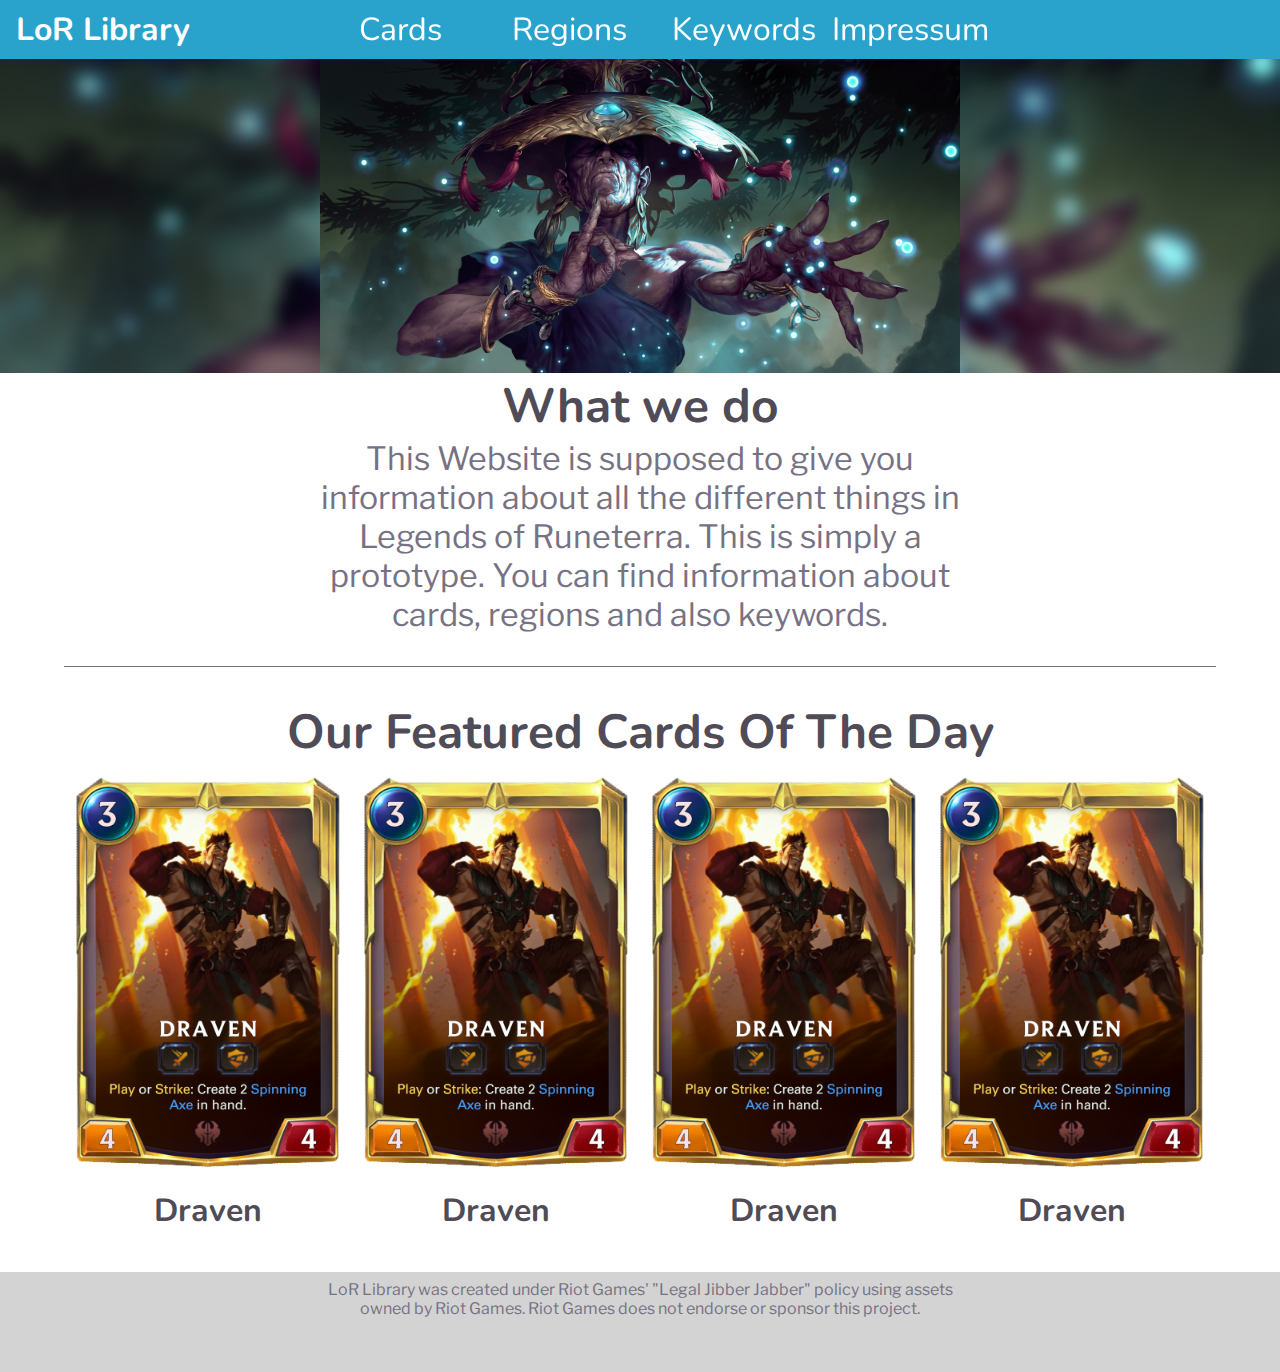
<file: index.html>
<!DOCTYPE html>
<html lang="en">
<head>
    <meta charset="UTF-8">
    <title>LoR Library</title>
    <link href="https://fonts.googleapis.com/css2?family=Libre+Franklin:wght@300&family=Nunito:wght@300&display=swap"
          rel="stylesheet">
    <link rel="stylesheet" href="/assets/css/app.css"/>
    <link rel="stylesheet" href="/assets/css/index.css"/>
    <meta name="viewport" content="width=device-width, initial-scale=1.0">
</head>
<body>

<header id="app">
    <div><a href="index.html">LoR Library</a></div>
    <span id="menu">☰</span>
</header>

<nav id="nav">
    <ul>
        <li><a href="cards.html">Cards</a></li>
        <li><a href="regions.html">Regions</a></li>
        <li><a href="keywords.html">Keywords</a></li>
        <li><a href="impressum.html">Impressum</a></li>
    </ul>
</nav>

<div id="bannerContainer">
    <img src="assets/ressources/banners/GreengladeBanner.jpg" alt="Banner" id="banner">
</div>

<main>
    <h1>
        What we do
    </h1>
    <p>
        This Website is supposed to give you information about all the different things in Legends of Runeterra.
        This is simply a prototype.
        You can find information about cards, regions and also keywords.
    </p>
</main>

<div class="line"></div>

<section id="featuredCards">
    <h2>
        Our Featured Cards Of The Day
    </h2>
    <div id="cards">
        <article class="card">
            <a href="card.html"><img src="assets/ressources/Draven.png" alt="Feature"></a>
            <h3>
                Draven
            </h3>
        </article>
        <article class="card">
            <a href="card.html"><img src="assets/ressources/Draven.png" alt="Feature"></a>
            <h3>
                Draven
            </h3>
        </article>
        <article class="card">
            <a href="card.html"><img src="assets/ressources/Draven.png" alt="Feature"></a>
            <h3>
                Draven
            </h3>
        </article>
        <article class="card">
            <a href="card.html"><img src="assets/ressources/Draven.png" alt="Feature"></a>
            <h3>
                Draven
            </h3>
        </article>
    </div>
</section>

<footer>
    <p>
        LoR Library was created under Riot Games' "Legal Jibber Jabber" policy using assets owned by Riot Games. Riot
        Games does not endorse or sponsor this project.
    </p>
</footer>

<script src="/assets/js/app.js"></script>

</body>
</html>
</file>
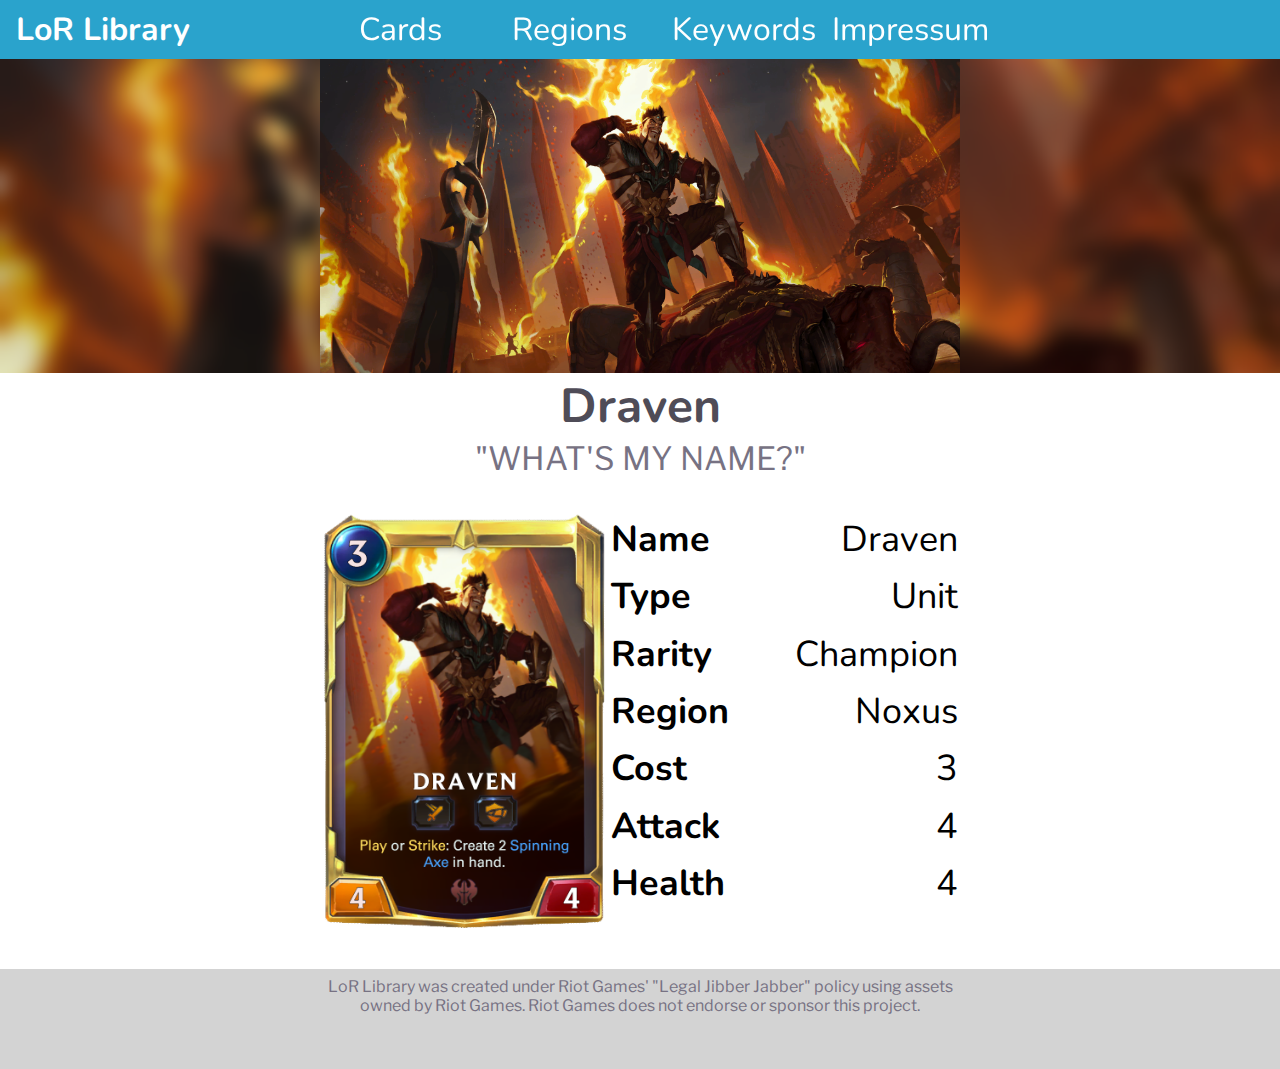
<file: card.html>
<!DOCTYPE html>
<html lang="en">
<head>
    <meta charset="UTF-8">
    <title>Draven</title>
    <link href="https://fonts.googleapis.com/css2?family=Libre+Franklin:wght@300&family=Nunito:wght@300&display=swap"
          rel="stylesheet">
    <link rel="stylesheet" href="/assets/css/app.css"/>
    <link rel="stylesheet" href="/assets/css/card.css"/>
    <meta name="viewport" content="width=device-width, initial-scale=1.0">
</head>
<body>

<header id="app">
    <div><a href="index.html">LoR Library</a></div>
    <span id="menu">☰</span>
</header>

<nav id="nav">
    <ul>
        <li><a href="cards.html">Cards</a></li>
        <li><a href="regions.html">Regions</a></li>
        <li><a href="keywords.html">Keywords</a></li>
        <li><a href="impressum.html">Impressum</a></li>
    </ul>
</nav>

<div id="bannerContainer">
    <img src="assets/ressources/banners/DravenBanner.png" alt="Banner" id="banner">
</div>

<main>
    <h1>
        Draven
    </h1>
    <p>
        "WHAT'S MY NAME?"
    </p>

    <div>
        <img src="assets/ressources/Draven.png" alt="Banner">
        <table>
            <tr>
                <th>Name</th>
                <td>Draven</td>
            </tr>
            <tr>
                <th>Type</th>
                <td>Unit</td>
            </tr>
            <tr>
                <th>Rarity</th>
                <td>Champion</td>
            </tr>
            <tr>
                <th>Region</th>
                <td>Noxus</td>
            </tr>
            <tr>
                <th>Cost</th>
                <td>3</td>
            </tr>
            <tr>
                <th>Attack</th>
                <td>4</td>
            </tr>
            <tr>
                <th>Health</th>
                <td>4</td>
            </tr>
        </table>
    </div>
</main>

<footer>
    <p>
        LoR Library was created under Riot Games' "Legal Jibber Jabber" policy using assets owned by Riot Games. Riot
        Games does not endorse or sponsor this project.
    </p>
</footer>

<script src="/assets/js/app.js"></script>

</body>
</html>
</file>
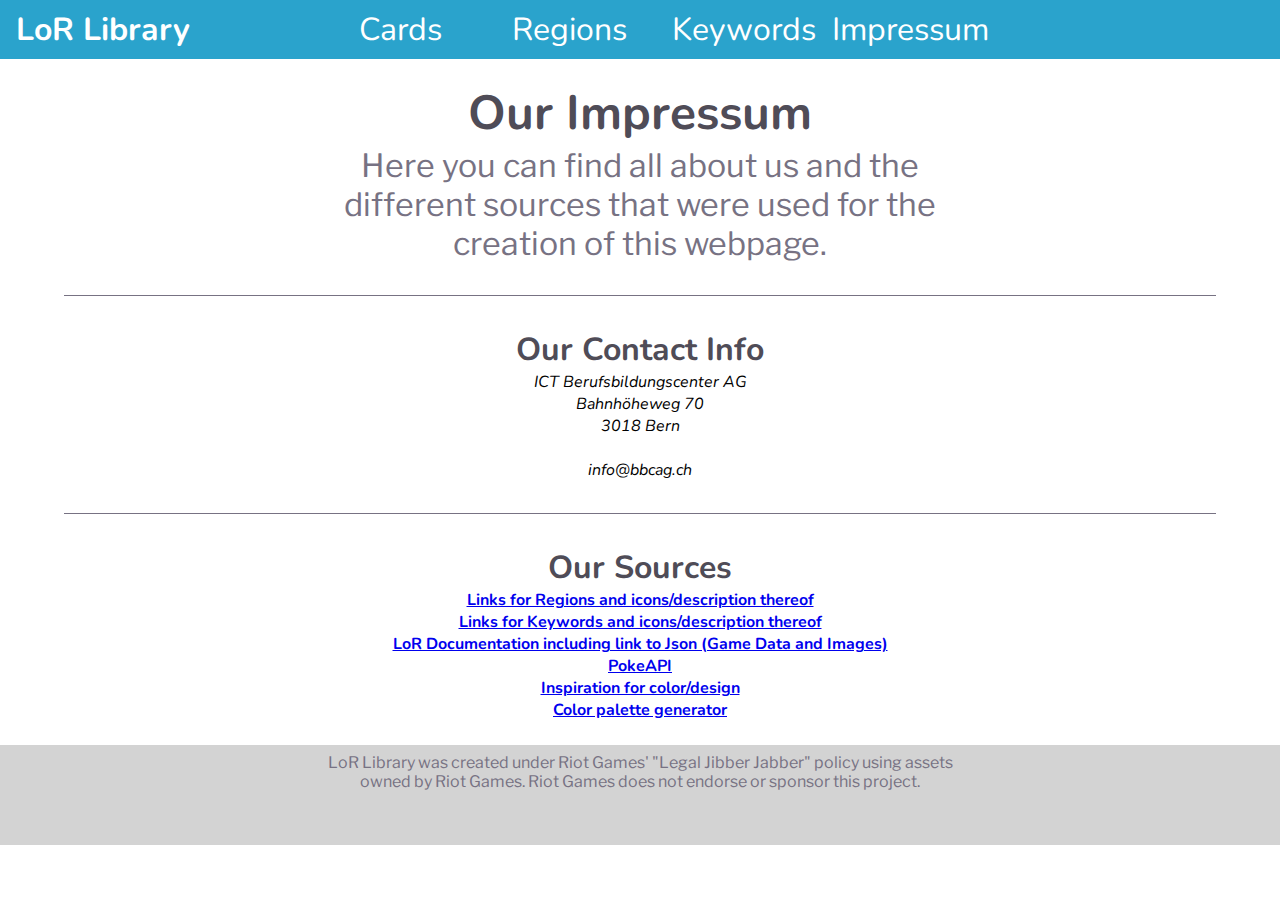
<file: impressum.html>
<!DOCTYPE html>
<html lang="en">
<head>
    <meta charset="UTF-8">
    <title>Impressum</title>
    <link href="https://fonts.googleapis.com/css2?family=Libre+Franklin:wght@300&family=Nunito:wght@300&display=swap"
          rel="stylesheet">
    <link rel="stylesheet" href="/assets/css/app.css"/>
    <link rel="stylesheet" href="/assets/css/impressum.css"/>
    <meta name="viewport" content="width=device-width, initial-scale=1.0">
</head>
<body>

<header id="app">
    <div><a href="index.html">LoR Library</a></div>
    <span id="menu">☰</span>
</header>

<nav id="nav">
    <ul>
        <li><a href="cards.html">Cards</a></li>
        <li><a href="regions.html">Regions</a></li>
        <li><a href="keywords.html">Keywords</a></li>
        <li><a href="impressum.html">Impressum</a></li>
    </ul>
</nav>

<main>
    <h1>
        Our Impressum
    </h1>
    <p>
        Here you can find all about us and the different sources that were used for the creation of this webpage.
    </p>
    <div class="line"></div>
    <h2>
        Our Contact Info
    </h2>
    <address>
        ICT Berufsbildungscenter AG<br>
        Bahnhöheweg 70 <br>
        3018 Bern<br><br>
        info@bbcag.ch
    </address>
    <div class="line"></div>
    <h2>
        Our Sources
    </h2>
    <h3>
        <a href="https://leagueoflegends.fandom.com/wiki/Region_(Legends_of_Runeterra)">Links for Regions and
            icons/description thereof</a>
    </h3>
    <h3>
        <a href="https://leagueoflegends.fandom.com/wiki/Keywords_(Legends_of_Runeterra)">Links for Keywords and
            icons/description thereof</a>
    </h3>
    <h3>
        <a href="https://developer.riotgames.com/docs/lor">LoR Documentation including link to Json (Game Data and
            Images)</a>
    </h3>
    <h3>
        <a href="https://pokeapi.co/">PokeAPI</a>
    </h3>
    <h3>
        <a href="https://www.leagueofgraphs.com/">Inspiration for color/design</a>
    </h3>
    <h3>
        <a href="https://coolors.co/2388a9-2aa3cc-777283-4f4c57">Color palette generator</a>
    </h3>

</main>

<footer>
    <p>
        LoR Library was created under Riot Games' "Legal Jibber Jabber" policy using assets owned by Riot Games. Riot
        Games does not endorse or sponsor this project.
    </p>
</footer>

<script src="/assets/js/app.js"></script>

</body>
</html>
</file>
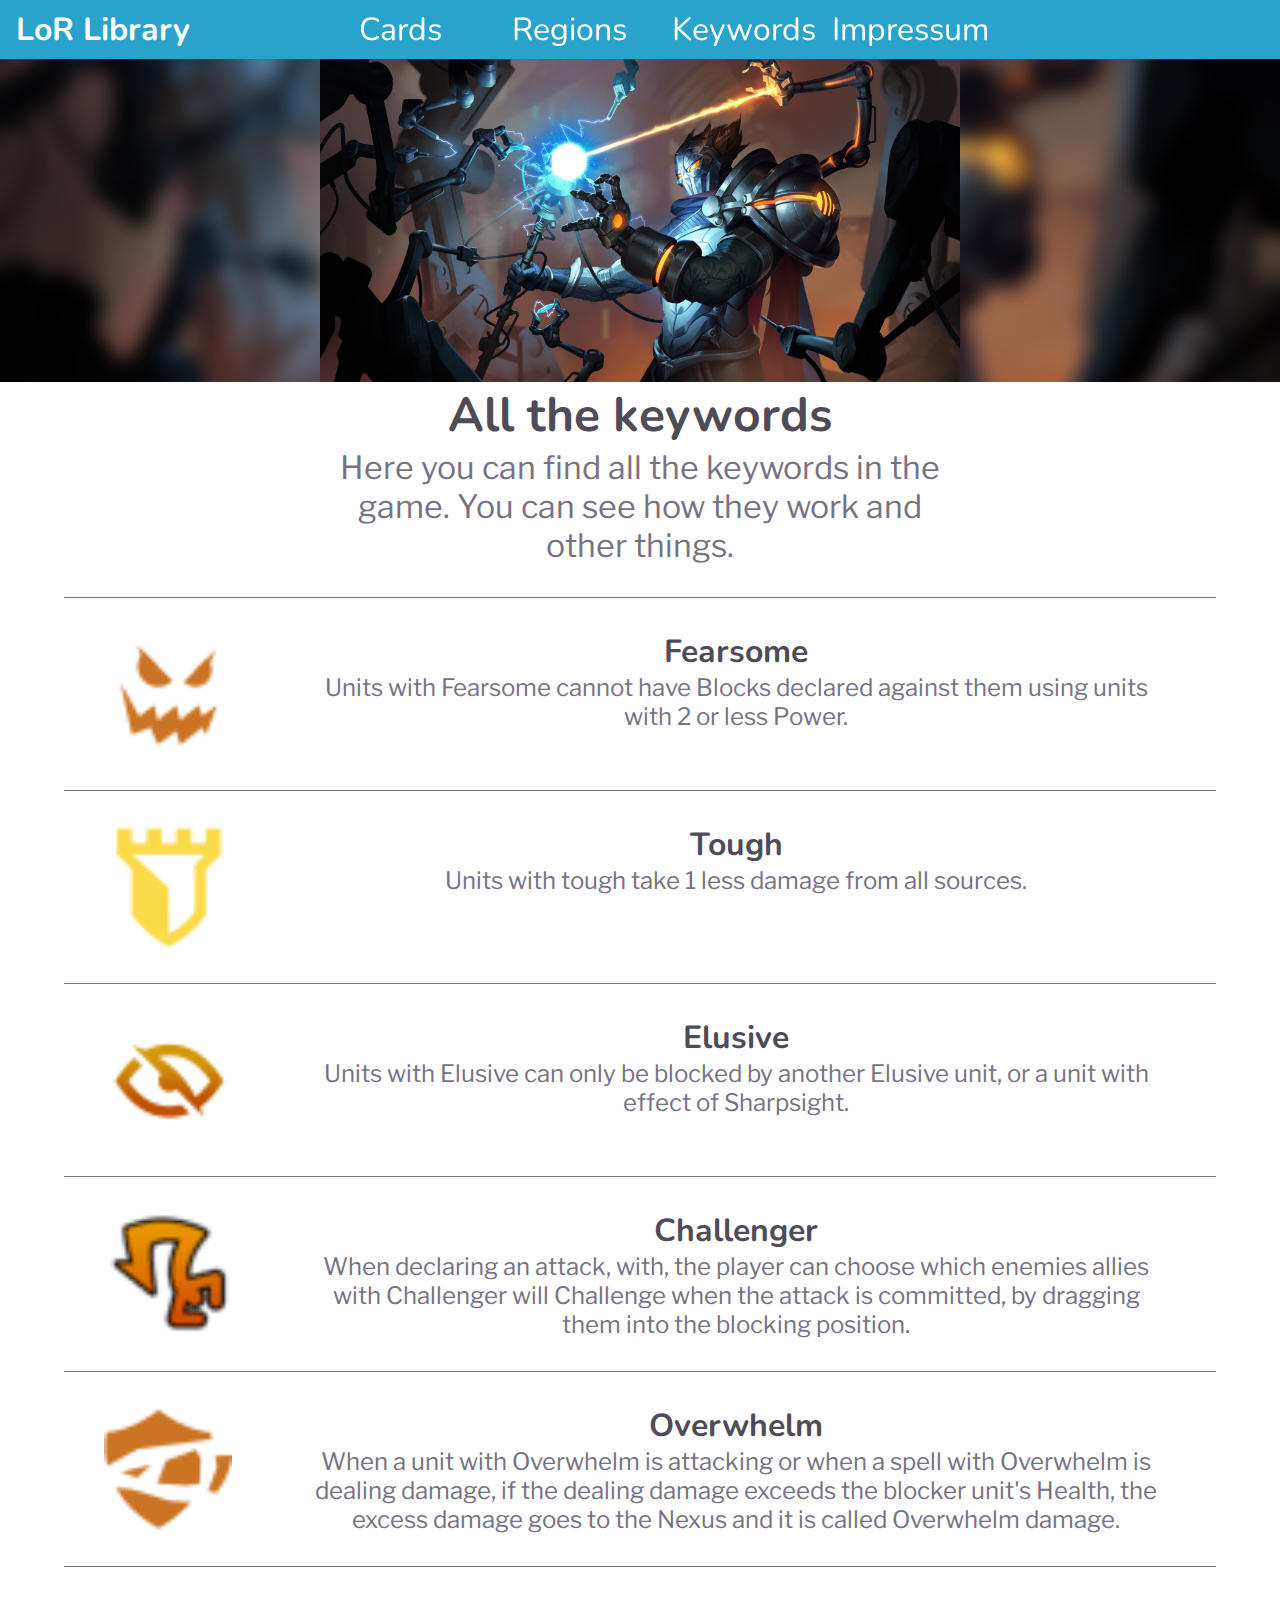
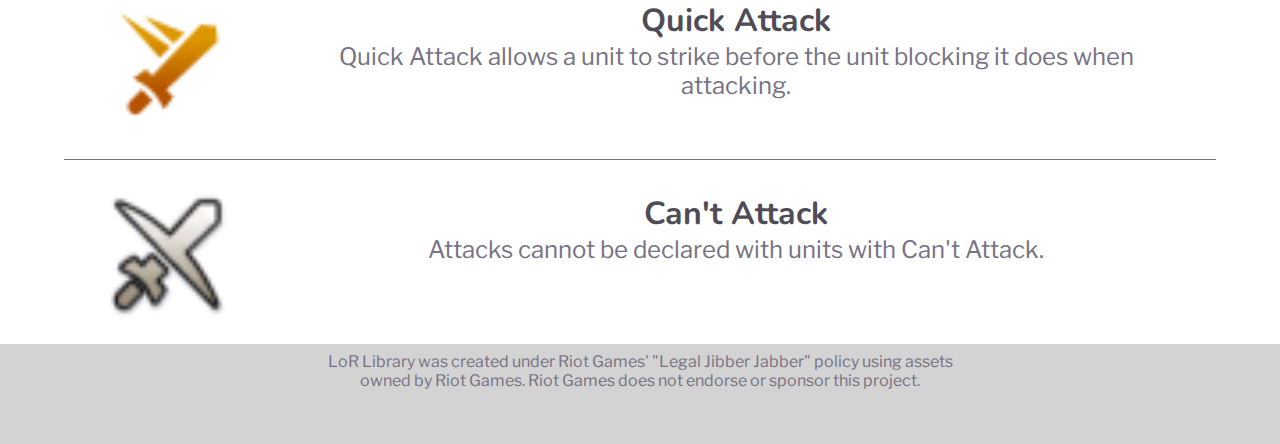
<file: keywords.html>
<!DOCTYPE html>
<html lang="en">
<head>
    <meta charset="UTF-8">
    <title>Keywords</title>
    <link href="https://fonts.googleapis.com/css2?family=Libre+Franklin:wght@300&family=Nunito:wght@300&display=swap"
          rel="stylesheet">
    <link rel="stylesheet" href="/assets/css/app.css"/>
    <link rel="stylesheet" href="/assets/css/keywords.css"/>
    <meta name="viewport" content="width=device-width, initial-scale=1.0">
</head>
<body>

<header id="app">
    <div><a href="index.html">LoR Library</a></div>
    <span id="menu">☰</span>
</header>

<nav id="nav">
    <ul>
        <li><a href="cards.html">Cards</a></li>
        <li><a href="regions.html">Regions</a></li>
        <li><a href="keywords.html">Keywords</a></li>
        <li><a href="impressum.html">Impressum</a></li>
    </ul>
</nav>

<div id="bannerContainer">
    <img src="assets/ressources/banners/ViktorBanner.jpg" alt="Banner" id="banner">
</div>

<main>
    <h1>
        All the keywords
    </h1>
    <p>
        Here you can find all the keywords in the game. You can see how they work and other things.
    </p>

    <div class="line"></div>

    <div id="keywords">
        <article class="keyword">
            <img src="assets/ressources/keywords/Fearsome.png" alt="Feature">
            <div>
                <h3>
                    Fearsome
                </h3>
                <p>
                    Units with Fearsome cannot have Blocks declared against them using units with 2 or less Power.
                </p>
            </div>
        </article>
        <div class="line"></div>
        <article class="keyword">
            <img src="assets/ressources/keywords/Tough.png" alt="Feature">
            <div>
                <h3>
                    Tough
                </h3>
                <p>
                    Units with tough take 1 less damage from all sources.
                </p>
            </div>
        </article>
        <div class="line"></div>
        <article class="keyword">
            <img src="assets/ressources/keywords/Elusive.png" alt="Feature">
            <div>
                <h3>
                    Elusive
                </h3>
                <p>
                    Units with Elusive can only be blocked by another Elusive unit, or a unit with effect of Sharpsight.
                </p>
            </div>
        </article>
        <div class="line"></div>
        <article class="keyword">
            <img src="assets/ressources/keywords/Challenger.png" alt="Feature">
            <div>
                <h3>
                    Challenger
                </h3>
                <p>
                    When declaring an attack, with, the player can choose which enemies allies with Challenger will
                    Challenge when the attack is committed, by dragging them into the blocking position.
                </p>
            </div>
        </article>
        <div class="line"></div>
        <article class="keyword">
            <img src="assets/ressources/keywords/Overwhelm.png" alt="Feature">
            <div>
                <h3>
                    Overwhelm
                </h3>
                <p>
                    When a unit with Overwhelm is attacking or when a spell with Overwhelm is dealing damage, if the
                    dealing damage exceeds the blocker unit's Health, the excess damage goes to the Nexus and it is
                    called Overwhelm damage.
                </p>
            </div>
        </article>
        <div class="line"></div>
        <article class="keyword">
            <img src="assets/ressources/keywords/QuickAttack.png" alt="Feature">
            <div>
                <h3>
                    Quick Attack
                </h3>
                <p>
                    Quick Attack allows a unit to strike before the unit blocking it does when attacking.
                </p>
            </div>
        </article>
        <div class="line"></div>
        <article class="keyword">
            <img src="assets/ressources/keywords/CantAttack.png" alt="Feature">
            <div>
                <h3>
                    Can't Attack
                </h3>
                <p>
                    Attacks cannot be declared with units with Can't Attack.
                </p>
            </div>
        </article>
    </div>
</main>

<footer>
    <p>
        LoR Library was created under Riot Games' "Legal Jibber Jabber" policy using assets owned by Riot Games. Riot
        Games does not endorse or sponsor this project.
    </p>
</footer>

<script src="/assets/js/app.js"></script>

</body>
</html>
</file>
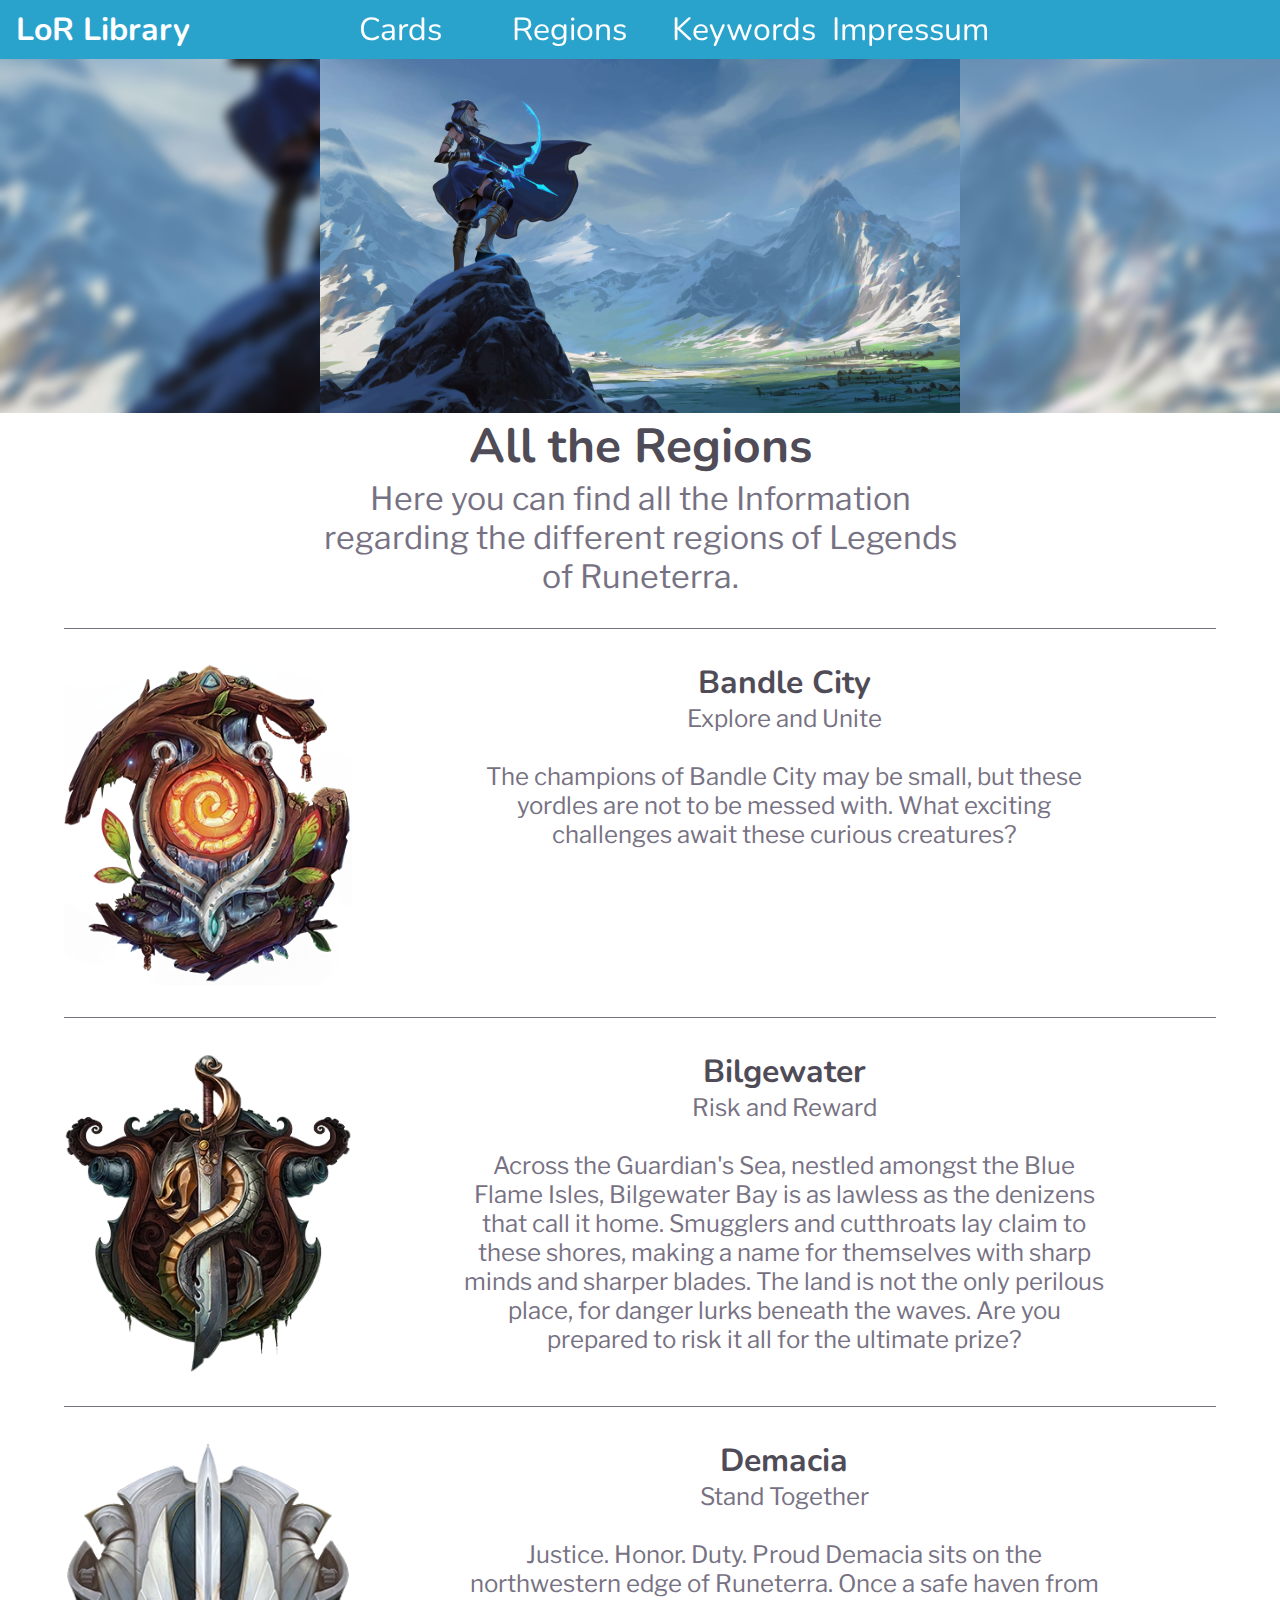
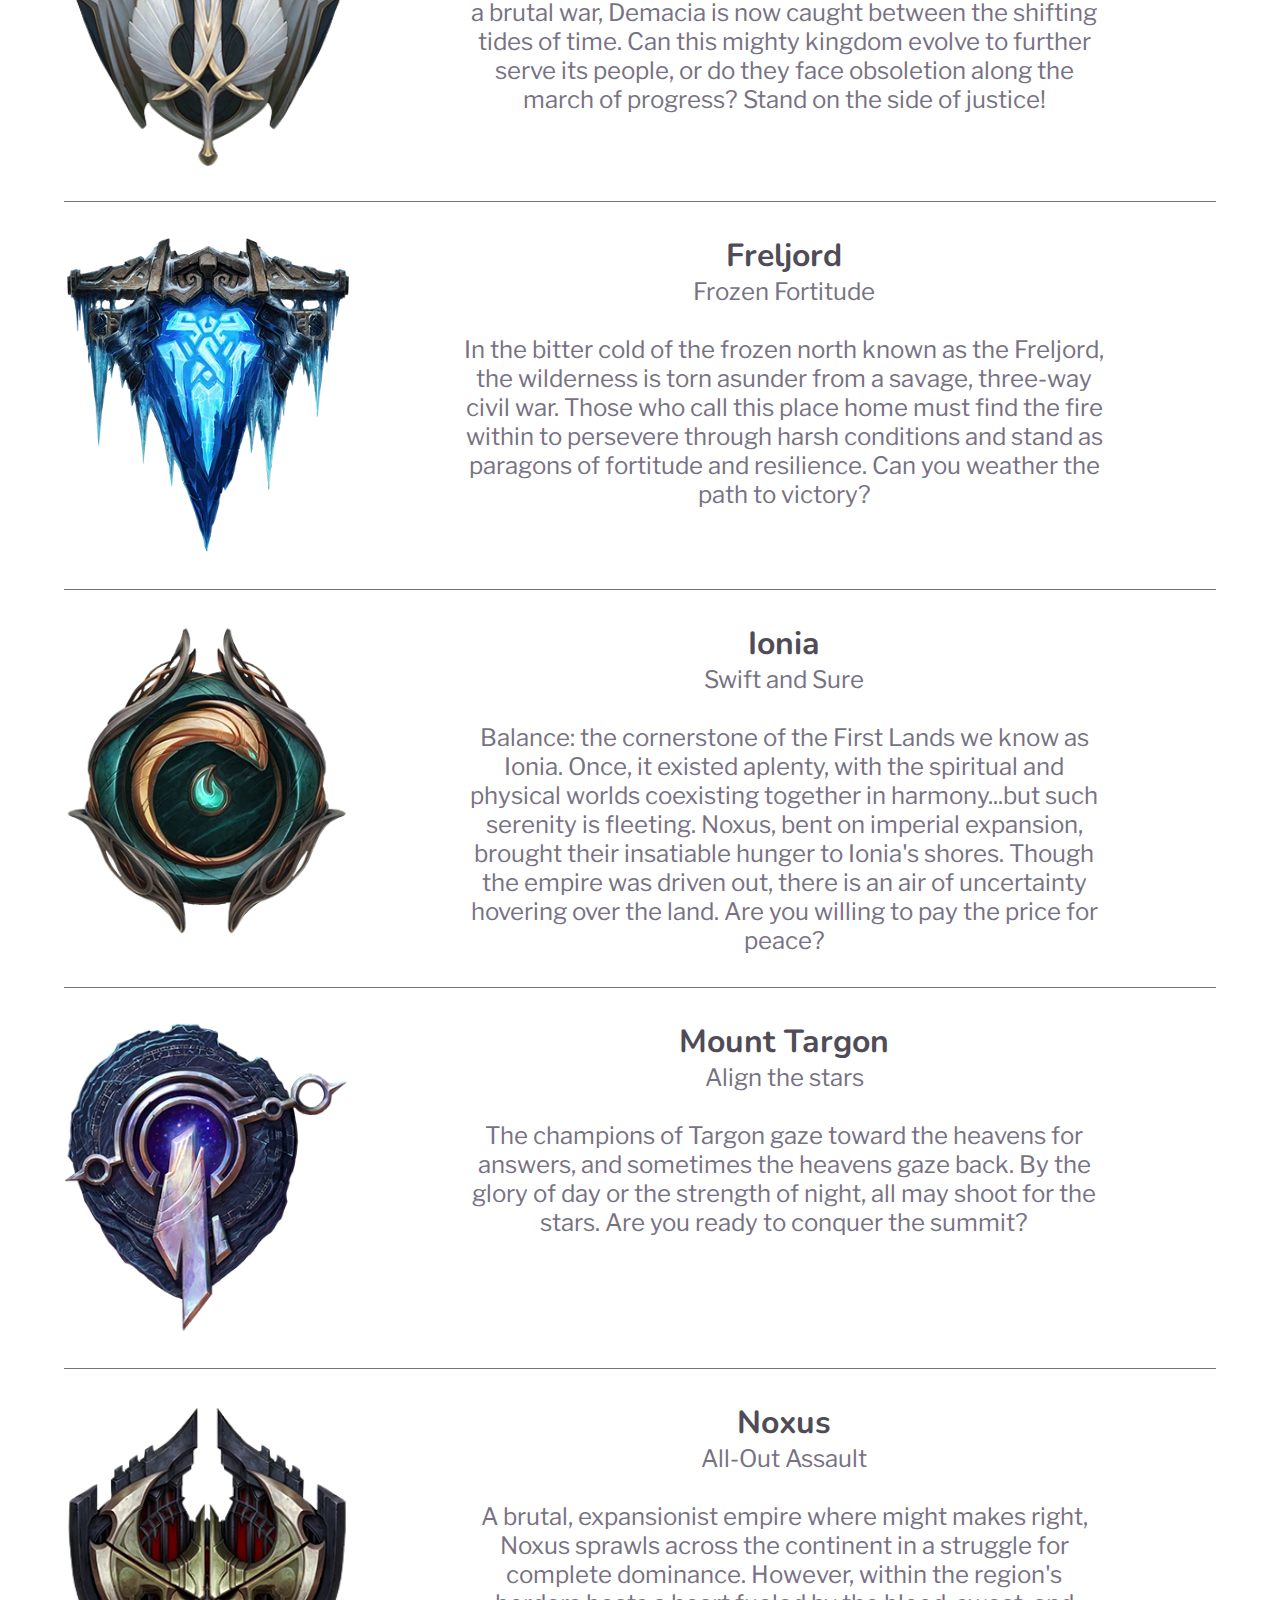
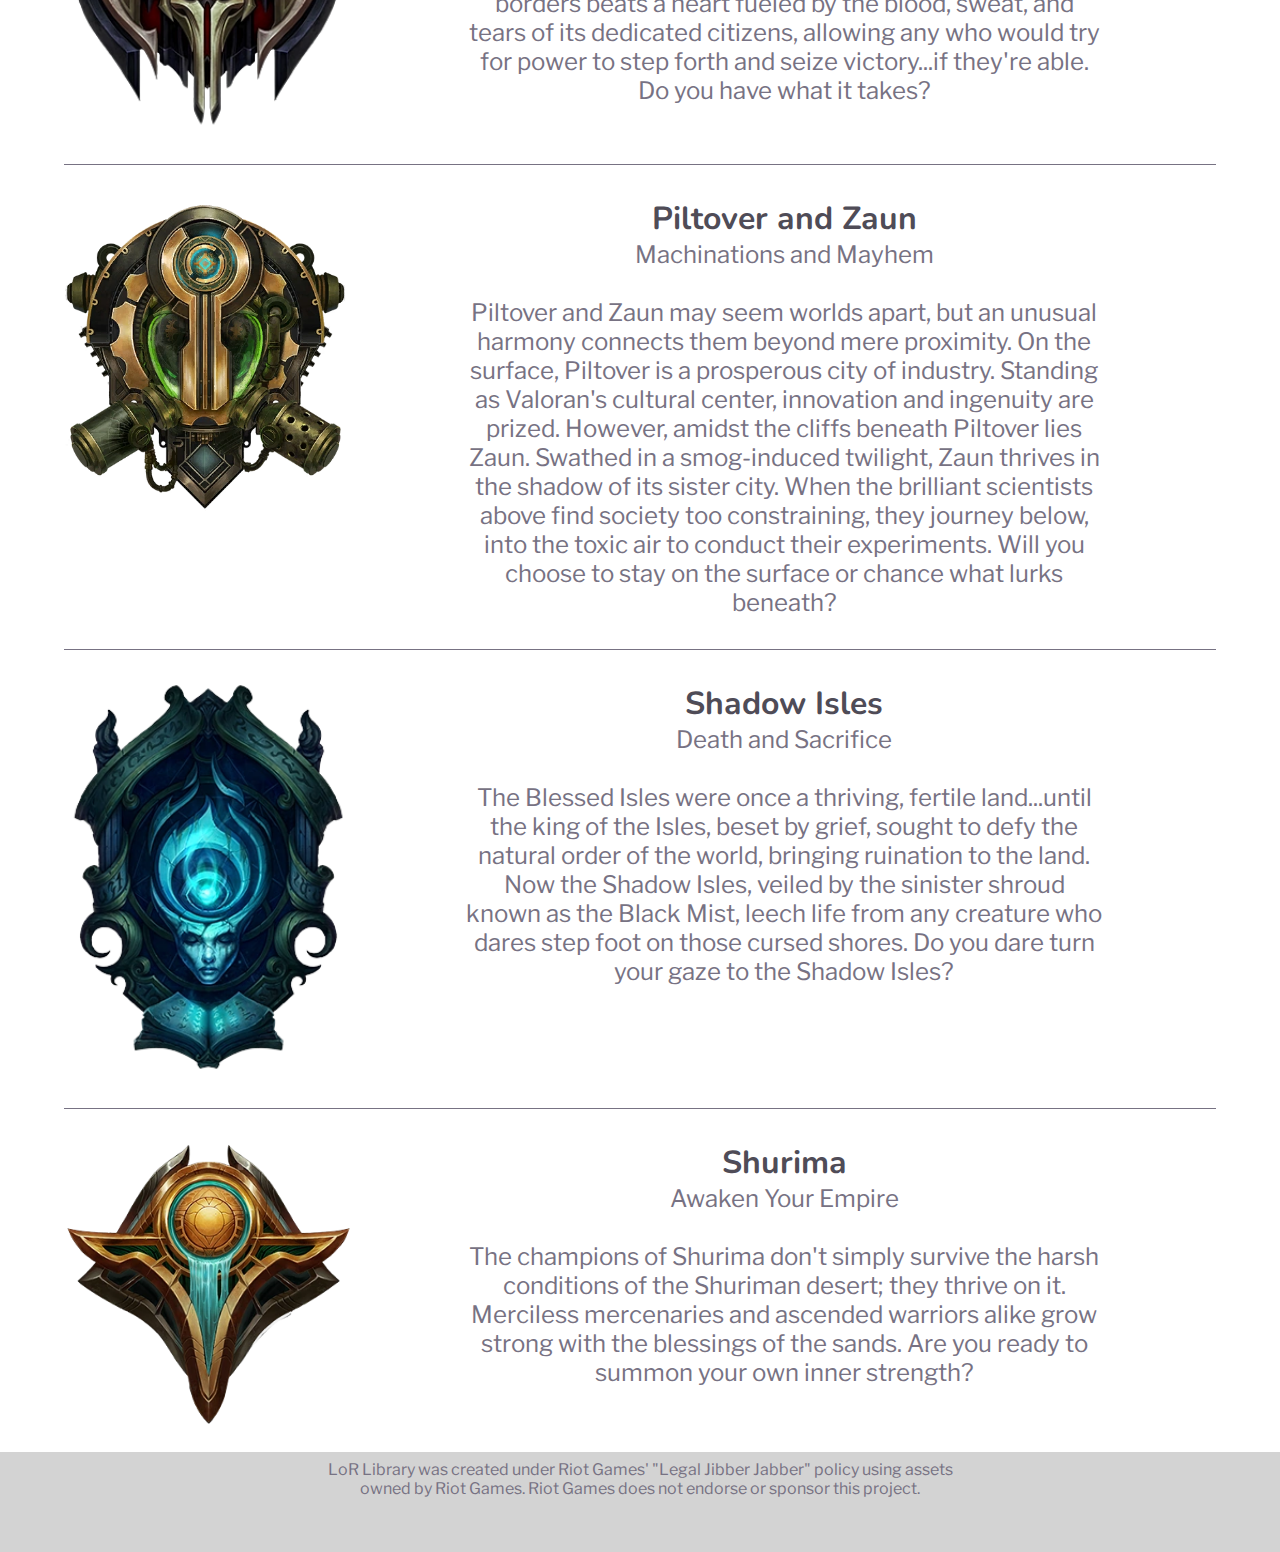
<file: regions.html>
<!DOCTYPE html>
<html lang="en">
<head>
    <meta charset="UTF-8">
    <title>Regions</title>
    <link href="https://fonts.googleapis.com/css2?family=Libre+Franklin:wght@300&family=Nunito:wght@300&display=swap"
          rel="stylesheet">
    <link rel="stylesheet" href="/assets/css/app.css"/>
    <link rel="stylesheet" href="/assets/css/regions.css"/>
    <meta name="viewport" content="width=device-width, initial-scale=1.0">
</head>
<body>

<header id="app">
    <div><a href="index.html">LoR Library</a></div>
    <span id="menu">☰</span>
</header>
<nav id="nav">
    <ul>
        <li><a href="cards.html">Cards</a></li>
        <li><a href="regions.html">Regions</a></li>
        <li><a href="keywords.html">Keywords</a></li>
        <li><a href="impressum.html">Impressum</a></li>
    </ul>
</nav>

<div id="bannerContainer">
    <img src="assets/ressources/banners/RegionBanner.jpg" alt="Banner" id="banner">
</div>

<main>
    <h1>
        All the Regions
    </h1>
    <p>
        Here you can find all the Information regarding the different regions of Legends of Runeterra.
    </p>

    <div class="line"></div>

    <div id="regions">
        <article class="region">
            <img src="assets/ressources/crests/BandleCityGreater.png" alt="Bandle City Crest">
            <div>
                <h3>
                    Bandle City
                </h3>
                <p>
                    Explore and Unite <br><br>
                    The champions of Bandle City may be small, but these yordles are not to be messed with. What
                    exciting challenges await these curious creatures?
                </p>
            </div>
        </article>
        <div class="line"></div>
        <article class="region">
            <img src="assets/ressources/crests/BilgewaterGreater.png" alt="Bilgewater Crest">
            <div>
                <h3>
                    Bilgewater
                </h3>
                <p>
                    Risk and Reward <br><br>
                    Across the Guardian's Sea, nestled amongst the Blue Flame Isles, Bilgewater Bay is as lawless as the
                    denizens that call it home. Smugglers and cutthroats lay claim to these shores, making a name for
                    themselves with sharp minds and sharper blades. The land is not the only perilous place, for danger
                    lurks beneath the waves. Are you prepared to risk it all for the ultimate prize?
                </p>
            </div>
        </article>
        <div class="line"></div>
        <article class="region">
            <img src="assets/ressources/crests/DemaciaGreater.png" alt="Demacia Crest">
            <div>
                <h3>
                    Demacia
                </h3>
                <p>
                    Stand Together <br><br>
                    Justice. Honor. Duty. Proud Demacia sits on the northwestern edge of Runeterra. Once a safe haven
                    from a brutal war, Demacia is now caught between the shifting tides of time. Can this mighty kingdom
                    evolve to further serve its people, or do they face obsoletion along the march of progress? Stand on
                    the side of justice!
                </p>
            </div>
        </article>
        <div class="line"></div>
        <article class="region">
            <img src="assets/ressources/crests/FreljordGreater.png" alt="Freljord Crest">
            <div>
                <h3>
                    Freljord
                </h3>
                <p>
                    Frozen Fortitude <br><br>
                    In the bitter cold of the frozen north known as the Freljord, the wilderness is torn asunder from a
                    savage, three-way civil war. Those who call this place home must find the fire within to persevere
                    through harsh conditions and stand as paragons of fortitude and resilience. Can you weather the path
                    to victory?
                </p>
            </div>
        </article>
        <div class="line"></div>
        <article class="region">
            <img src="assets/ressources/crests/IoniaGreater.png" alt="Ionia Crest">
            <div>
                <h3>
                    Ionia
                </h3>
                <p>
                    Swift and Sure <br><br>
                    Balance: the cornerstone of the First Lands we know as Ionia. Once, it existed aplenty, with the
                    spiritual and physical worlds coexisting together in harmony...but such serenity is fleeting. Noxus,
                    bent on imperial expansion, brought their insatiable hunger to Ionia's shores. Though the empire was
                    driven out, there is an air of uncertainty hovering over the land. Are you willing to pay the price
                    for peace?
                </p>
            </div>
        </article>
        <div class="line"></div>
        <article class="region">
            <img src="assets/ressources/crests/MountTargonGreater.png" alt="Mount Targon Crest">
            <div>
                <h3>
                    Mount Targon
                </h3>
                <p>
                    Align the stars <br><br>
                    The champions of Targon gaze toward the heavens for answers, and sometimes the heavens gaze back. By
                    the glory of day or the strength of night, all may shoot for the stars. Are you ready to conquer the
                    summit?
                </p>
            </div>
        </article>
        <div class="line"></div>
        <article class="region">
            <img src="assets/ressources/crests/NoxusGreater.png" alt="Noxus Crest">
            <div>
                <h3>
                    Noxus
                </h3>
                <p>
                    All-Out Assault <br><br>
                    A brutal, expansionist empire where might makes right, Noxus sprawls across the continent in a
                    struggle for complete dominance. However, within the region's borders beats a heart fueled by the
                    blood, sweat, and tears of its dedicated citizens, allowing any who would try for power to step
                    forth and seize victory...if they're able. Do you have what it takes?
                </p>
            </div>
        </article>
        <div class="line"></div>
        <article class="region">
            <img src="assets/ressources/crests/PnZGreater.png" alt="Piltover and Zaun Crest">
            <div>
                <h3>
                    Piltover and Zaun
                </h3>
                <p>
                    Machinations and Mayhem <br><br>
                    Piltover and Zaun may seem worlds apart, but an unusual harmony connects them beyond mere proximity.
                    On the surface, Piltover is a prosperous city of industry. Standing as Valoran's cultural center,
                    innovation and ingenuity are prized. However, amidst the cliffs beneath Piltover lies Zaun. Swathed
                    in a smog-induced twilight, Zaun thrives in the shadow of its sister city. When the brilliant
                    scientists above find society too constraining, they journey below, into the toxic air to conduct
                    their experiments. Will you choose to stay on the surface or chance what lurks beneath?
                </p>
            </div>
        </article>
        <div class="line"></div>
        <article class="region">
            <img src="assets/ressources/crests/ShadowIslesGreater.png" alt="Shadow Isles Crest">
            <div>
                <h3>
                    Shadow Isles
                </h3>
                <p>
                    Death and Sacrifice <br><br>
                    The Blessed Isles were once a thriving, fertile land...until the king of the Isles, beset by grief,
                    sought to defy the natural order of the world, bringing ruination to the land. Now the Shadow Isles,
                    veiled by the sinister shroud known as the Black Mist, leech life from any creature who dares step
                    foot on those cursed shores. Do you dare turn your gaze to the Shadow Isles?
                </p>
            </div>
        </article>
        <div class="line"></div>
        <article class="region">
            <img src="assets/ressources/crests/ShurimaGreater.png" alt="Shurima Crest">
            <div>
                <h3>
                    Shurima
                </h3>
                <p>
                    Awaken Your Empire <br><br>
                    The champions of Shurima don't simply survive the harsh conditions of the Shuriman desert; they
                    thrive on it. Merciless mercenaries and ascended warriors alike grow strong with the blessings of
                    the sands. Are you ready to summon your own inner strength?
                </p>
            </div>
        </article>
    </div>
</main>

<footer>
    <p>
        LoR Library was created under Riot Games' "Legal Jibber Jabber" policy using assets owned by Riot Games. Riot
        Games does not endorse or sponsor this project.
    </p>
</footer>

<script src="/assets/js/app.js"></script>

</body>
</html>
</file>
<file: assets/css/app.css>
* {
    margin: 0;
    padding: 0;
    box-sizing: border-box;
    --blue1: #2AA3CC;
    --blue2: #2388A9;
    --gray1: #4F4C57;
    --gray2: #777283;
}

header {
    position: fixed;
    width: 100%;
    top: 0;
    left: 0;
    display: flex;
    flex-direction: row;
    justify-content: space-between;
    background-color: var(--blue1);
    padding: 0.5rem 1rem 0.5rem 1rem;
}

.line {
    height: 0;
    width: 90vw;
    border-bottom: var(--gray2) solid 0.1rem;
    margin: 2rem auto 2rem auto;
}

h1, h2, h3, h4, h5, h6 {
    color: var(--gray1);
    text-align: center;
}

p {
    font-family: 'Libre Franklin', sans-serif;
    color: var(--gray2);
    text-align: center;
}

header a, span {
    font-size: 1.5rem;
    font-weight: bold;
    color: white;
    text-decoration: none;
}

main {
    margin-bottom: 1.5rem;
    padding: 0 1em 0 1em;
}

/* Nav Stuff */

nav {
    position: sticky;
    top: 3rem;
    left: 0;
    display: none;
    background-color: var(--blue2);
    text-align: center;
}

nav.visible {
    display: block;
}

nav ul {
    list-style: none;
    padding: 0.25rem 0 0.25rem 0;
}

nav ul li {
    padding: 0.25rem 0 0.25rem 0;
}

nav ul li a {
    text-decoration: none;
    color: white;
    font-size: 1.5rem;
}

nav ul li a:hover {
    color: var(--gray2);
}

img {
    width: 100%;
    height: auto;
}

body {
    font-family: 'Nunito', sans-serif;
    width: 100vw;
    height: 100vh;
    overflow-x: hidden;
    overflow-y: auto;
    text-align: center;
}

footer {
    margin-top: 1rem;
    padding: 0.5rem 0.5rem 0 0.5rem;
    background: lightgray;
    height: 100px;
    display: flex;
    flex-direction: row;
}

footer p {
    color: var(--gray2);
}

#bannerContainer{
    width: 100vw;
    background-color: lightgray;
    padding: 0;
    height: border-box;
    line-height: 0;
    background-position: center;
    background-size: cover;
}

/*#nav {*/
/*    transition-property: transform;*/
/*    transition-duration: 2s;*/
/*    transform: translateY(-20vh);*/
/*}*/

/*#nav.visible {*/
/*    transform: translateY(0);*/
/*}*/

@media screen and (min-width: 768px) {
    #banner {
        max-width: 75vw;
    }

    header a, span {
        font-size: 2em;
    }

    main h1, p {
        width: 75vw;
        margin: 0 auto 0 auto;
    }

    h1 {
        font-size: 3em;
    }

    main p {
        font-size: 2em;
    }

    h3 {
        font-size: 2em;
    }
}

@media screen and (min-width: 1200px) {
    #banner {
        max-width: 50vw;
    }

    main h1, p {
        width: 50vw;
    }

    nav {
        display: flex;
        position: fixed;
        top: 0;
        background-color: transparent;
        width: 50vw;
        justify-content: space-around;
        margin: 0 25vw 0 25vw;
    }

    nav ul li {
        float: left;
        width: calc(50vw/4)
    }

    nav ul li a {
        font-size: 2em;
        padding: 0 1em 0 1em;
    }

    header span {
        display: none;
    }
}
</file>
<file: assets/css/index.css>
.card {
    width: calc(90vw / 2);
    padding: 0.5rem;
    margin-bottom: 1rem;
}

#cards {
    display: flex;
    flex: 1 1;
    flex-wrap: wrap;
    width: 90vw;
    margin: 0 auto 0 auto;
}

#bannerContainer {
    background-image: url("../ressources/banners/GreengladeBlur.png");
}

@media screen and (min-width: 768px) {
    .card {
        width: calc(90vw / 4);
    }

    h2 {
        font-size: 3em;
    }
}
</file>
<file: assets/css/card.css>
main img {
    padding: 0;
}

main table {
    font-size: 1.5rem;
    text-align: left;
    padding-bottom: 2rem;
    margin-left: auto;
    margin-right: auto;
}

main table tr th {
    text-align: left;
    padding-right: 2rem;
}

main table tr td {
    text-align: right;
    padding-left: 2rem;
}

#bannerContainer {
    background-image: url("../ressources/banners/DravenBlur.png");
}

@media screen and (min-width: 768px){
    main div {
        display: grid;
        grid-template-columns: 1fr 1fr;
        width: 75vw;
        margin: 2em auto 0 auto;
        padding: 0;
    }
    table tr td, th{
        font-size: 1.25em;
    }
}

@media screen and (min-width: 1200px){
    main div {
        width: 50vw;
    }
    table tr td, th{
        font-size: 1.5em;
    }
}
</file>
<file: assets/css/impressum.css>
main {
    padding-top: 80px;
}

h2 {
    font-size: 2em;
}

h3 {
    font-size: 1em;
}
</file>
<file: assets/css/keywords.css>
/*#keywords {*/
/*    width: 90vw;*/
/*    margin: 0 auto 0 auto;*/
/*}*/

.keyword {
    display: grid;
    grid-template-columns: 1fr 3fr;
    grid-template-areas: "image content";
    width: 90vw;
}

.keyword img {
    grid-area: image;
    padding-left: 1em;
    margin: 0 auto 0 auto;
}

.keyword div {
    grid-area: content;
    width: calc((90vw / 4) * 3);
}

.keyword div p {
    font-size: 1.5em;
    width: calc((90vw / 4) * 3);
}

#bannerContainer {
    background-image: url("../ressources/banners/ViktorBlur.png");
}

@media screen and (min-width: 768px) {
    .keyword {
        display: grid;
        grid-template-columns: 1fr 3fr;
        grid-template-areas: "image content";
    }

    .keyword img {
        grid-area: image;
        width: calc(90vw / 8);
        height: auto;
    }

    .keyword div {
        width: calc((90vw / 4) * 3);
        grid-area: content;
    }

    .keyword div p {
        font-size: 1.5em;
    }
}
</file>
<file: assets/css/regions.css>
.region {
    width: 90vw;
    margin: 0 auto 0 auto;
}

.card h3, .card p {
    text-align: left;
    padding-left: 0.5rem;
}

#regions {
    display: flex;
    flex-direction: column;
}

#bannerContainer {
    background-image: url("../ressources/banners/RegionBlur.png");
}

@media screen and (min-width: 768px) {
    .region {
        display: grid;
        grid-template-columns: 1fr 3fr;
        grid-template-areas: "image content";
    }

    .region img {
        grid-area: image;
        width: calc(90vw / 4);
        height: auto;
    }

    .region div {
        width: calc((90vw / 4) * 3);
        grid-area: content;
    }

    .region div p {
        font-size: 1.5em;
    }
}
</file>
